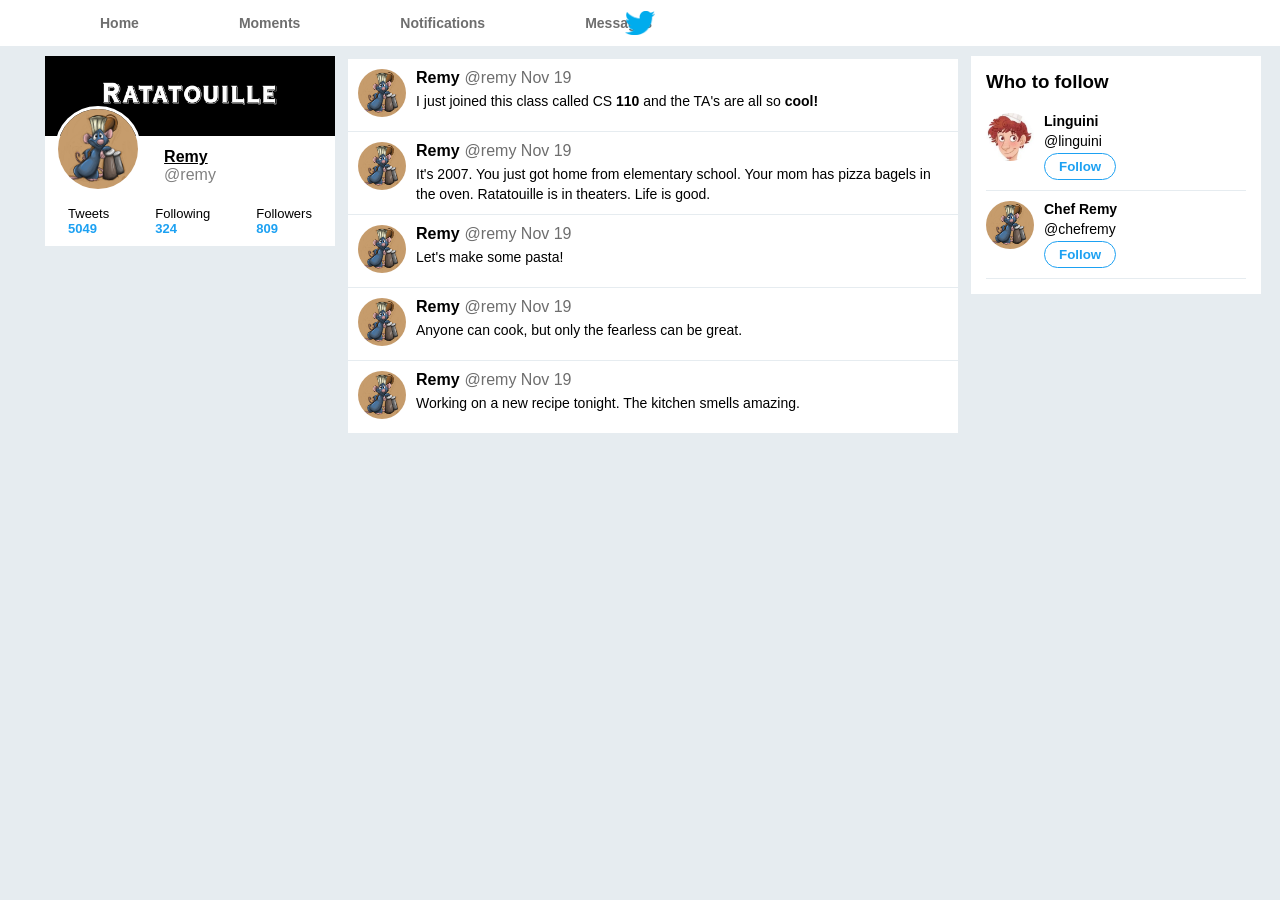
<file: index.html>
<!DOCTYPE html>
<html lang="en">
  <head>
    <link rel="stylesheet" type="text/css" href="index.css" />
    <title>Twitter Mockup</title>
  </head>

  <body>
    <nav role="navigation">
      <a class="skip-link" href="#main-content">Skip to main content</a>

      <a href="">Home</a>
      <a href="">Moments</a>
      <a href="">Notifications</a>
      <a href="">Messages</a>

      <div class="bird">
        <img src="images/twitter-logo.png" alt="Twitter Logo" width="30" />
      </div>
    </nav>

    <div class="content-wrapper">
      <div class="content-left">
        <div class="cover-pic">
          <img
            src="images/ratatouille-banner.png"
            alt="Ratatouille cover banner"
          />
        </div>

        <div class="profile-pic">
          <img src="images/ratatouille.jpg" alt="Profile picture of Remy" />

          <div>
            <p class="profile-name">Remy</p>
            <p class="profile-tag">@remy</p>
          </div>
        </div>

        <div class="profile-stats">
          <div>
            <p>Tweets</p>
            <p class="stats-color">5049</p>
          </div>

          <div>
            <p>Following</p>
            <p class="stats-color">324</p>
          </div>

          <div>
            <p>Followers</p>
            <p class="stats-color">809</p>
          </div>
        </div>
      </div>

      <div class="content-center" id="main-content" role="main">
        <div class="tweet">
          <div class="tweet-pic">
            <img src="images/ratatouille.jpg" alt="Profile picture of Remy" />
          </div>

          <div class="tweet-content">
            <div class="tweet-handle">
              <p class="tweet-username">Remy</p>
              <p class="tweet-usertag">@remy Nov 19</p>
            </div>

            <p class="tweet-description">
              I just joined this class called CS
              <span class="highlight">110</span> and the TA's are all so
              <span class="highlight">cool!</span>
            </p>
          </div>
        </div>

        <div class="tweet">
          <div class="tweet-pic">
            <img src="images/ratatouille.jpg" alt="Profile picture of Remy" />
          </div>

          <div class="tweet-content">
            <div class="tweet-handle">
              <p class="tweet-username">Remy</p>
              <p class="tweet-usertag">@remy Nov 19</p>
            </div>

            <p class="tweet-description">
              It's 2007. You just got home from elementary school. Your mom has
              pizza bagels in the oven. Ratatouille is in theaters. Life is
              good.
            </p>
          </div>
        </div>

        <div class="tweet">
          <div class="tweet-pic">
            <img src="images/ratatouille.jpg" alt="Profile picture of Remy" />
          </div>

          <div class="tweet-content">
            <div class="tweet-handle">
              <p class="tweet-username">Remy</p>
              <p class="tweet-usertag">@remy Nov 19</p>
            </div>

            <p class="tweet-description">Let's make some pasta!</p>
          </div>
        </div>

        <div class="tweet">
          <div class="tweet-pic">
            <img src="images/ratatouille.jpg" alt="Profile picture of Remy" />
          </div>

          <div class="tweet-content">
            <div class="tweet-handle">
              <p class="tweet-username">Remy</p>
              <p class="tweet-usertag">@remy Nov 19</p>
            </div>

            <p class="tweet-description">
              Anyone can cook, but only the fearless can be great.
            </p>
          </div>
        </div>

        <div class="tweet">
          <div class="tweet-pic">
            <img src="images/ratatouille.jpg" alt="Profile picture of Remy" />
          </div>

          <div class="tweet-content">
            <div class="tweet-handle">
              <p class="tweet-username">Remy</p>
              <p class="tweet-usertag">@remy Nov 19</p>
            </div>

            <p class="tweet-description">
              Working on a new recipe tonight. The kitchen smells amazing.
            </p>
          </div>
        </div>
      </div>

      <div class="content-right">
        <h3>Who to follow</h3>

        <div class="follow-card">
          <img src="images/linguini.png" alt="Profile picture of Linguini" />

          <div>
            <p><strong>Linguini</strong></p>
            <p>@linguini</p>
            <button>Follow</button>
          </div>
        </div>

        <div class="follow-card">
          <img src="images/ratatouille.jpg" alt="Profile picture of Remy" />

          <div>
            <p><strong>Chef Remy</strong></p>
            <p>@chefremy</p>
            <button>Follow</button>
          </div>
        </div>
      </div>
    </div>
  </body>
</html>
</file>
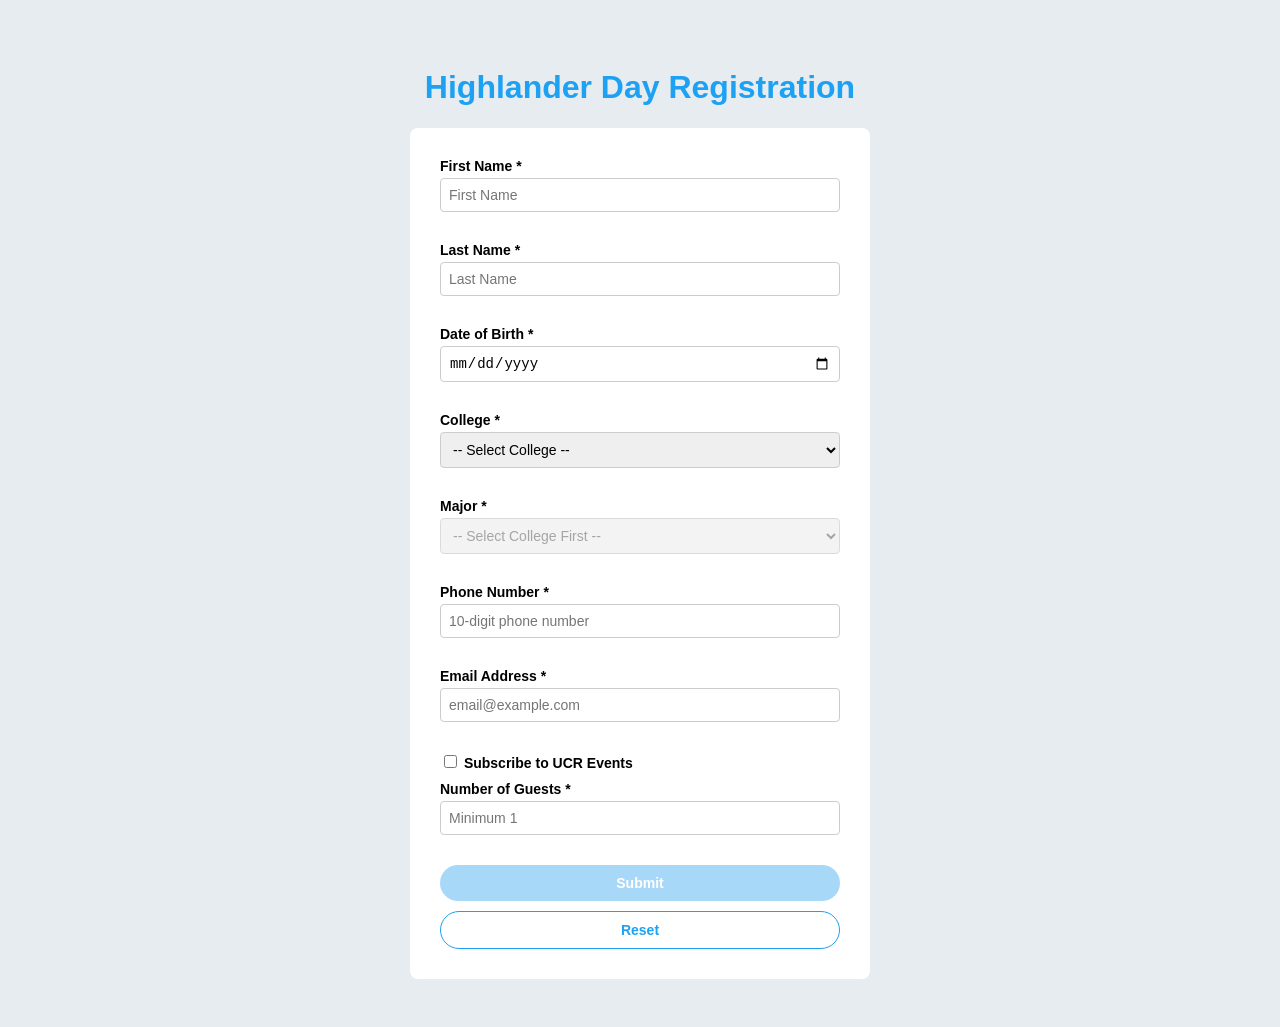
<file: form.html>
<!DOCTYPE html>
<html lang="en">
  <head>
    <meta charset="UTF-8" />
    <title>Highlander Day Registration</title>
    <style>
      body {
        font-family: "Helvetica Neue", Helvetica, Arial, sans-serif;
        background-color: #e6ecf0;
        display: flex;
        flex-direction: column;
        align-items: center;
        padding: 40px;
      }

      h1 {
        color: #1da1f2;
      }

      form {
        background-color: white;
        padding: 30px;
        border-radius: 8px;
        width: 400px;
        display: flex;
        flex-direction: column;
        gap: 10px;
      }

      .field {
        display: flex;
        flex-direction: column;
        gap: 4px;
      }

      label {
        font-weight: bold;
        font-size: 14px;
      }

      input,
      select {
        padding: 8px;
        font-size: 14px;
        border: 1px solid #ccc;
        border-radius: 4px;
      }

      input.invalid,
      select.invalid {
        border: 2px solid red;
      }

      .error {
        color: red;
        font-size: 12px;
        margin: 0;
        min-height: 16px;
      }

      button {
        padding: 10px;
        font-size: 14px;
        font-weight: bold;
        border-radius: 20px;
        border: none;
        cursor: pointer;
      }

      #submit-btn {
        background-color: #1da1f2;
        color: white;
      }

      #submit-btn:disabled {
        background-color: #a8d8f8;
        cursor: not-allowed;
      }

      #reset-btn {
        background-color: white;
        border: 1px solid #1da1f2;
        color: #1da1f2;
      }
    </style>
  </head>
  <body>
    <h1>Highlander Day Registration</h1>
    <form id="registration-form" novalidate>
      <div class="field">
        <label for="first-name">First Name *</label>
        <input type="text" id="first-name" placeholder="First Name" />
        <p class="error" id="first-name-error"></p>
      </div>

      <div class="field">
        <label for="last-name">Last Name *</label>
        <input type="text" id="last-name" placeholder="Last Name" />
        <p class="error" id="last-name-error"></p>
      </div>

      <div class="field">
        <label for="dob">Date of Birth *</label>
        <input type="date" id="dob" />
        <p class="error" id="dob-error"></p>
      </div>

      <div class="field">
        <label for="college">College *</label>
        <select id="college">
          <option value="">-- Select College --</option>
          <option value="BCOE">BCOE</option>
          <option value="CNAS">CNAS</option>
          <option value="CHASS">CHASS</option>
          <option value="SOB">SOB</option>
          <option value="SPP">SPP</option>
          <option value="SOE">SOE</option>
        </select>
        <p class="error" id="college-error"></p>
      </div>

      <div class="field">
        <label for="major">Major *</label>
        <select id="major" disabled>
          <option value="">-- Select College First --</option>
        </select>
        <p class="error" id="major-error"></p>
      </div>

      <div class="field">
        <label for="phone">Phone Number *</label>
        <input type="text" id="phone" placeholder="10-digit phone number" />
        <p class="error" id="phone-error"></p>
      </div>

      <div class="field">
        <label for="email">Email Address *</label>
        <input type="text" id="email" placeholder="email@example.com" />
        <p class="error" id="email-error"></p>
      </div>

      <div class="field">
        <label>
          <input type="checkbox" id="subscribe" />
          Subscribe to UCR Events
        </label>
      </div>

      <div class="field">
        <label for="guests">Number of Guests *</label>
        <input type="number" id="guests" min="1" placeholder="Minimum 1" />
        <p class="error" id="guests-error"></p>
      </div>

      <button type="submit" id="submit-btn" disabled>Submit</button>
      <button type="button" id="reset-btn">Reset</button>
    </form>

    <script>
      const majorOptions = {
        BCOE: ["Computer Science", "Computer Engineering"],
        CNAS: ["Biology", "Chemistry", "Mathematics"],
        CHASS: ["Psychology", "Sociology", "History"],
        SOB: ["Business Administration", "Accounting"],
        SPP: ["Public Policy"],
        SOE: ["Education"],
      };

      // Dynamically populate major dropdown based on college
      document
        .getElementById("college")
        .addEventListener("change", function () {
          const major = document.getElementById("major");
          const selected = this.value;

          major.innerHTML = "";

          if (!selected) {
            major.innerHTML =
              '<option value="">-- Select College First --</option>';
            major.disabled = true;
          } else {
            major.innerHTML = '<option value="">-- Select Major --</option>';
            majorOptions[selected].forEach(function (m) {
              const opt = document.createElement("option");
              opt.value = m;
              opt.textContent = m;
              major.appendChild(opt);
            });
            major.disabled = false;
          }

          validateAll();
        });

      function isValidEmail(value) {
        return /^[^\s@]+@[^\s@]+\.[^\s@]+$/.test(value);
      }

      function isValidPhone(value) {
        return /^\d{10}$/.test(value);
      }

      function isValidAge(value) {
        if (!value) return false;
        const today = new Date();
        const dob = new Date(value);
        const age = today.getFullYear() - dob.getFullYear();
        const monthDiff = today.getMonth() - dob.getMonth();
        const dayDiff = today.getDate() - dob.getDate();
        const exactAge =
          age - (monthDiff < 0 || (monthDiff === 0 && dayDiff < 0) ? 1 : 0);
        return exactAge >= 16;
      }

      function isLettersOnly(value) {
        return /^[a-zA-Z]+$/.test(value.trim());
      }

      function validateField(inputId, errorId, validationFn, errorMessage) {
        const input = document.getElementById(inputId);
        const error = document.getElementById(errorId);
        const isValid = validationFn(input.value);

        if (!isValid) {
          input.classList.add("invalid");
          error.textContent = errorMessage;
        } else {
          input.classList.remove("invalid");
          error.textContent = "";
        }

        return isValid;
      }

      function validateAll() {
        const firstNameValid = validateField(
          "first-name",
          "first-name-error",
          (v) => isLettersOnly(v),
          "First name is required and must contain only letters."
        );
        const lastNameValid = validateField(
          "last-name",
          "last-name-error",
          (v) => isLettersOnly(v),
          "Last name is required and must contain only letters."
        );
        const dobValid = validateField(
          "dob",
          "dob-error",
          (v) => isValidAge(v),
          "You must be at least 16 years old."
        );
        const collegeValid = validateField(
          "college",
          "college-error",
          (v) => v !== "",
          "Please select a college."
        );
        const majorValid = validateField(
          "major",
          "major-error",
          (v) => v !== "",
          "Please select a major."
        );
        const phoneValid = validateField(
          "phone",
          "phone-error",
          (v) => isValidPhone(v),
          "Please enter a valid 10-digit phone number."
        );
        const emailValid = validateField(
          "email",
          "email-error",
          (v) => isValidEmail(v),
          "Please enter a valid email address."
        );
        const guestsValid = validateField(
          "guests",
          "guests-error",
          (v) => v !== "" && parseInt(v) >= 1,
          "Number of guests must be at least 1."
        );

        const allValid =
          firstNameValid &&
          lastNameValid &&
          dobValid &&
          collegeValid &&
          majorValid &&
          phoneValid &&
          emailValid &&
          guestsValid;

        document.getElementById("submit-btn").disabled = !allValid;
      }

      const fields = [
        "first-name",
        "last-name",
        "dob",
        "college",
        "major",
        "phone",
        "email",
        "guests",
      ];

      fields.forEach(function (id) {
        const el = document.getElementById(id);
        el.addEventListener("input", validateAll);
        el.addEventListener("change", validateAll);
      });

      document
        .getElementById("registration-form")
        .addEventListener("submit", function (e) {
          e.preventDefault();
          alert("Registration submitted successfully!");
        });

      document
        .getElementById("reset-btn")
        .addEventListener("click", function () {
          fields.forEach(function (id) {
            const el = document.getElementById(id);
            el.value = "";
            el.classList.remove("invalid");
            const errorEl = document.getElementById(id + "-error");
            if (errorEl) errorEl.textContent = "";
          });

          // Reset major dropdown
          const major = document.getElementById("major");
          major.innerHTML =
            '<option value="">-- Select College First --</option>';
          major.disabled = true;

          document.getElementById("subscribe").checked = false;
          document.getElementById("submit-btn").disabled = true;
        });
    </script>
  </body>
</html>
</file>
<file: index.css>
/* Feel free to edit CSS of body if you'd like. We provide you the light gray background color and font family in the body styling */
body {
  font-family: "Helvetica Neue", Helvetica, Arial, sans-serif;
  margin: 0;
  background-color: #e6ecf0;
}

/* TODO: Create CSS for your Twitter Mockup */

nav {
  display: flex;
  flex-direction: row;
  position: fixed;
  background-color: #ffffff;
  top: 0;
  right: 0;
  left: 0;
  height: 46px;
  z-index: 100;
  gap: 100px;
  padding: 0 100px;
  align-items: center;
}

nav a {
  color: rgb(110, 110, 110);
  font-size: 14px;
  font-weight: bold;
  text-decoration: none;
}

nav a:hover {
  color: rgb(29, 161, 242);
  text-decoration: underline;
  text-underline-offset: 18px;
}

.skip-link {
  display: none;
}

.bird {
  position: absolute;
  display: flex;
  justify-content: center;
  align-items: center;
  left: 50%;
  transform: translateX(-50%);
}

.content-wrapper {
  max-width: 1190px;
  margin: 56px auto;
  display: flex;
  gap: 10px;
  align-items: flex-start;
}

.content-left {
  position: relative;
  background-color: white;
  width: 290px;
  flex-shrink: 0;
}

.cover-pic {
  display: flex;
  background-color: black;
  justify-content: center;
  align-items: center;
  height: 80px;
}

.cover-pic img {
  width: 60%;
}

.profile-pic {
  display: flex;
  align-items: center;
  justify-content: center;
  height: 60px;
}

.profile-pic p {
  margin: 0;
}

.profile-pic img {
  position: absolute;
  width: 80px;
  height: 80px;
  border-radius: 50%;
  top: 50px;
  left: 10px;
  border: #ffffff 3px solid;
}

.profile-name {
  text-decoration: underline;
  font-weight: bold;
}

.profile-tag {
  color: grey;
}

.profile-stats {
  display: flex;
  justify-content: space-around;
  padding: 10px 0;
}

.profile-stats p {
  margin: 0;
  font-size: 13px;
}

.stats-color {
  color: rgb(29, 161, 242);
  font-weight: bold;
}

.content-center {
  display: flex;
  flex-direction: column;
  background-color: white;
  border: 3px solid #e6ecf0;
  width: 610px;
  flex-shrink: 0;
}

.tweet {
  display: flex;
  border-bottom: 1px solid #e6ecf0;
  min-height: 51px;
  width: 610px;
  gap: 10px;
  padding: 10px;
  box-sizing: border-box;
}

.tweet img {
  width: 48px;
  height: 48px;
  border-radius: 50%;
}

.tweet-content {
  display: flex;
  flex-direction: column;
  gap: 5px;
}

.tweet-content p {
  margin: 0;
}

.tweet-handle {
  display: flex;
  gap: 5px;
}

.tweet-username {
  font-weight: bold;
}

.tweet-usertag {
  color: rgb(110, 110, 110);
}

.tweet-description {
  font-size: 14px;
  line-height: 1.4;
}

.tweet-description span {
  font-size: 14px;
  font-weight: bold;
}

.highlight {
  color: rgb(0, 0, 0);
  font-weight: bold;
}

.content-right {
  background-color: white;
  width: 290px;
  padding: 15px;
  box-sizing: border-box;
  flex-shrink: 0;
}

.content-right h3 {
  margin-top: 0;
  margin-bottom: 10px;
}

.follow-card {
  display: flex;
  gap: 10px;
  border-bottom: 1px solid #e6ecf0;
  padding: 10px 0;
}

.follow-card img {
  width: 48px;
  height: 48px;
  border-radius: 50%;
}

.follow-card p {
  margin: 0 0 4px 0;
  font-size: 14px;
}

.follow-card button {
  border: 1px solid rgb(29, 161, 242);
  color: rgb(29, 161, 242);
  background-color: white;
  border-radius: 20px;
  padding: 5px 14px;
  font-weight: bold;
  cursor: pointer;
}

.follow-card button:hover {
  background-color: #e8f5fe;
}

@media (max-width: 1200px) {
  .content-right {
    display: none;
  }

  .content-wrapper {
    justify-content: center;
  }
}

@media (max-width: 700px) {
  nav {
    gap: 20px;
    padding: 0 20px;
  }

  nav a {
    font-size: 12px;
  }

  .content-wrapper {
    flex-direction: column;
    align-items: center;
  }

  .content-center,
  .tweet {
    width: 95vw;
  }
}
</file>
